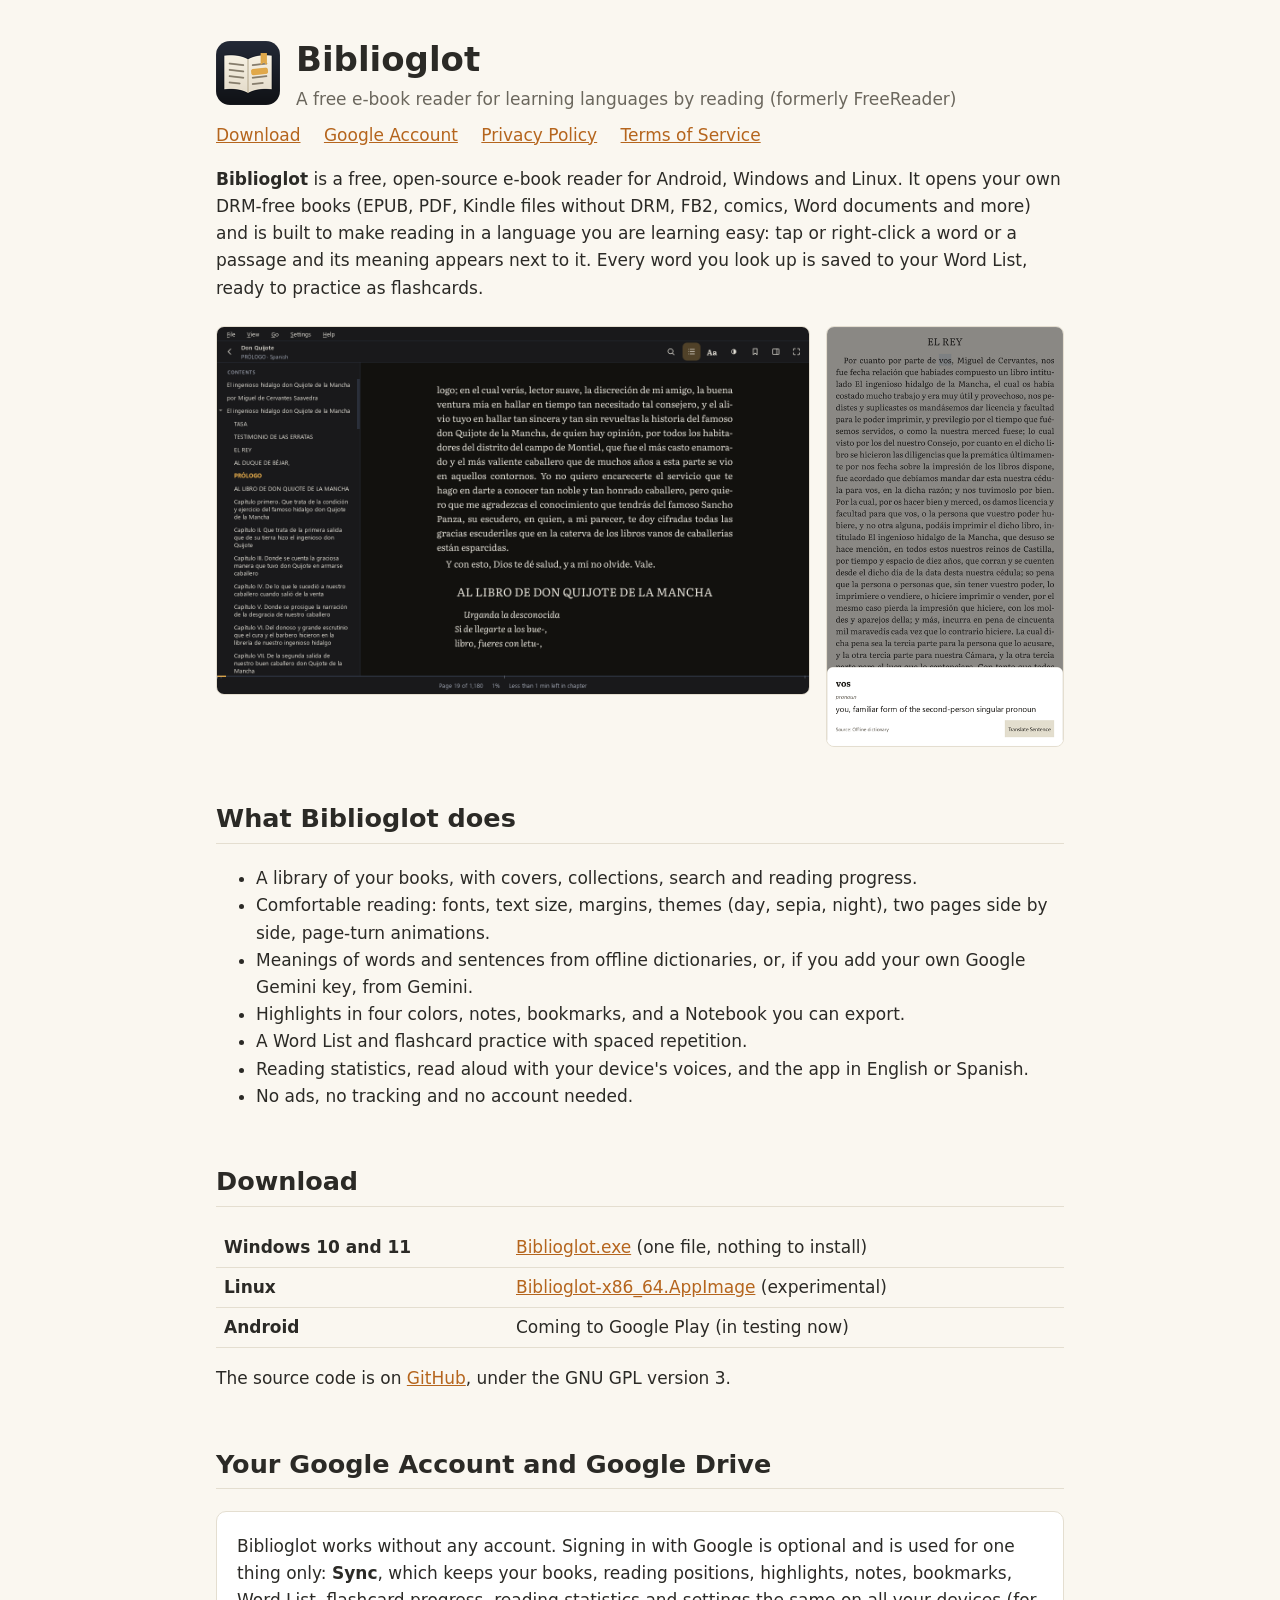
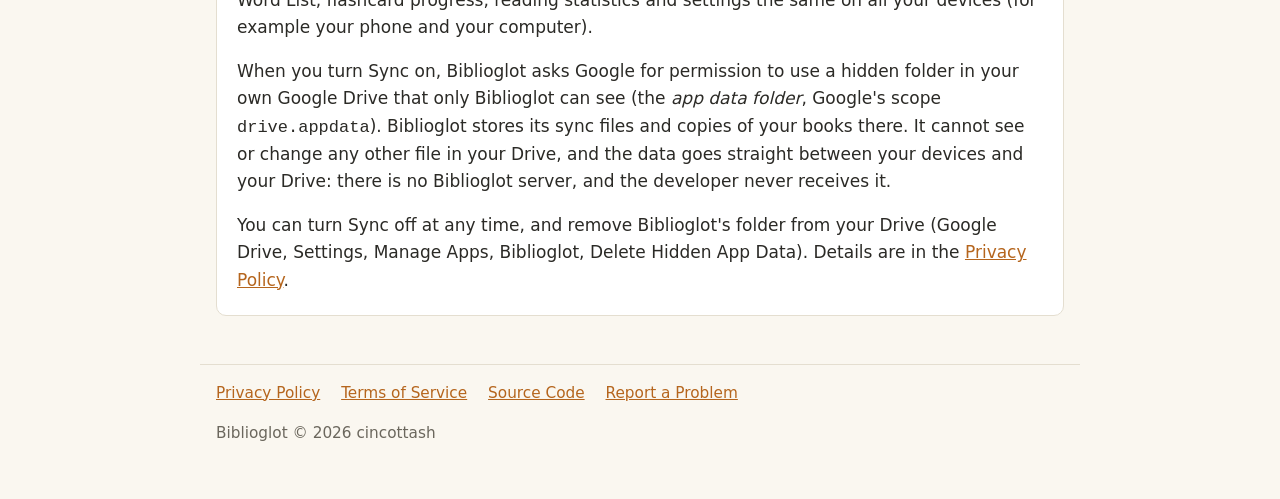
<file: docs/index.html>
<!doctype html>
<html lang="en">
<head>
<meta charset="utf-8">
<meta name="viewport" content="width=device-width, initial-scale=1">
<title>Biblioglot</title>
<meta name="description" content="Biblioglot: a free e-book reader for Android, Windows and Linux, made for reading books in another language.">
<link rel="icon" href="assets/icon.png">
<link rel="stylesheet" href="assets/site.css">
</head>
<body>
<header>
  <img src="assets/icon.png" alt="Biblioglot icon">
  <div>
    <h1>Biblioglot</h1>
    <p>A free e-book reader for learning languages by reading (formerly FreeReader)</p>
  </div>
</header>
<nav>
  <a href="#download">Download</a>
  <a href="#google">Google Account</a>
  <a href="privacy.html">Privacy Policy</a>
  <a href="terms.html">Terms of Service</a>
</nav>
<main>
  <p>
    <strong>Biblioglot</strong> is a free, open-source e-book reader for Android, Windows and Linux. It opens your own
    DRM-free books (EPUB, PDF, Kindle files without DRM, FB2, comics, Word documents and more) and is built to make
    reading in a language you are learning easy: tap or right-click a word or a passage and its meaning appears next
    to it. Every word you look up is saved to your Word List, ready to practice as flashcards.
  </p>

  <div class="pictures">
    <img class="desktop" src="assets/desktop.png" alt="Biblioglot on Windows, reading Don Quijote with the contents open">
    <img class="phone" src="assets/phone-translate.png" alt="Biblioglot on a phone, showing the meaning of a word">
  </div>

  <h2>What Biblioglot does</h2>
  <ul>
    <li>A library of your books, with covers, collections, search and reading progress.</li>
    <li>Comfortable reading: fonts, text size, margins, themes (day, sepia, night), two pages side by side,
        page-turn animations.</li>
    <li>Meanings of words and sentences from offline dictionaries, or, if you add your own Google Gemini key,
        from Gemini.</li>
    <li>Highlights in four colors, notes, bookmarks, and a Notebook you can export.</li>
    <li>A Word List and flashcard practice with spaced repetition.</li>
    <li>Reading statistics, read aloud with your device's voices, and the app in English or Spanish.</li>
    <li>No ads, no tracking and no account needed.</li>
  </ul>

  <h2 id="download">Download</h2>
  <table>
    <tr><th>Windows 10 and 11</th><td><a href="https://github.com/cincottash/Biblioglot/releases/latest">Biblioglot.exe</a> (one file, nothing to install)</td></tr>
    <tr><th>Linux</th><td><a href="https://github.com/cincottash/Biblioglot/releases/latest">Biblioglot-x86_64.AppImage</a> (experimental)</td></tr>
    <tr><th>Android</th><td>Coming to Google Play (in testing now)</td></tr>
  </table>
  <p>The source code is on <a href="https://github.com/cincottash/Biblioglot">GitHub</a>, under the GNU GPL version 3.</p>

  <h2 id="google">Your Google Account and Google Drive</h2>
  <div class="box">
    <p>
      Biblioglot works without any account. Signing in with Google is optional and is used for one thing only:
      <strong>Sync</strong>, which keeps your books, reading positions, highlights, notes, bookmarks, Word List,
      flashcard progress, reading statistics and settings the same on all your devices (for example your phone and
      your computer).
    </p>
    <p>
      When you turn Sync on, Biblioglot asks Google for permission to use a hidden folder in your own Google Drive
      that only Biblioglot can see (the <em>app data folder</em>, Google's scope
      <code>drive.appdata</code>). Biblioglot stores its sync files and copies of your books there. It cannot see or
      change any other file in your Drive, and the data goes straight between your devices and your Drive: there is
      no Biblioglot server, and the developer never receives it.
    </p>
    <p>
      You can turn Sync off at any time, and remove Biblioglot's folder from your Drive (Google Drive, Settings,
      Manage Apps, Biblioglot, Delete Hidden App Data). Details are in the <a href="privacy.html">Privacy Policy</a>.
    </p>
  </div>
</main>
<footer>
  <a href="privacy.html">Privacy Policy</a>
  <a href="terms.html">Terms of Service</a>
  <a href="https://github.com/cincottash/Biblioglot">Source Code</a>
  <a href="https://github.com/cincottash/Biblioglot/issues">Report a Problem</a>
  <p>Biblioglot &copy; 2026 cincottash</p>
</footer>
</body>
</html>
</file>
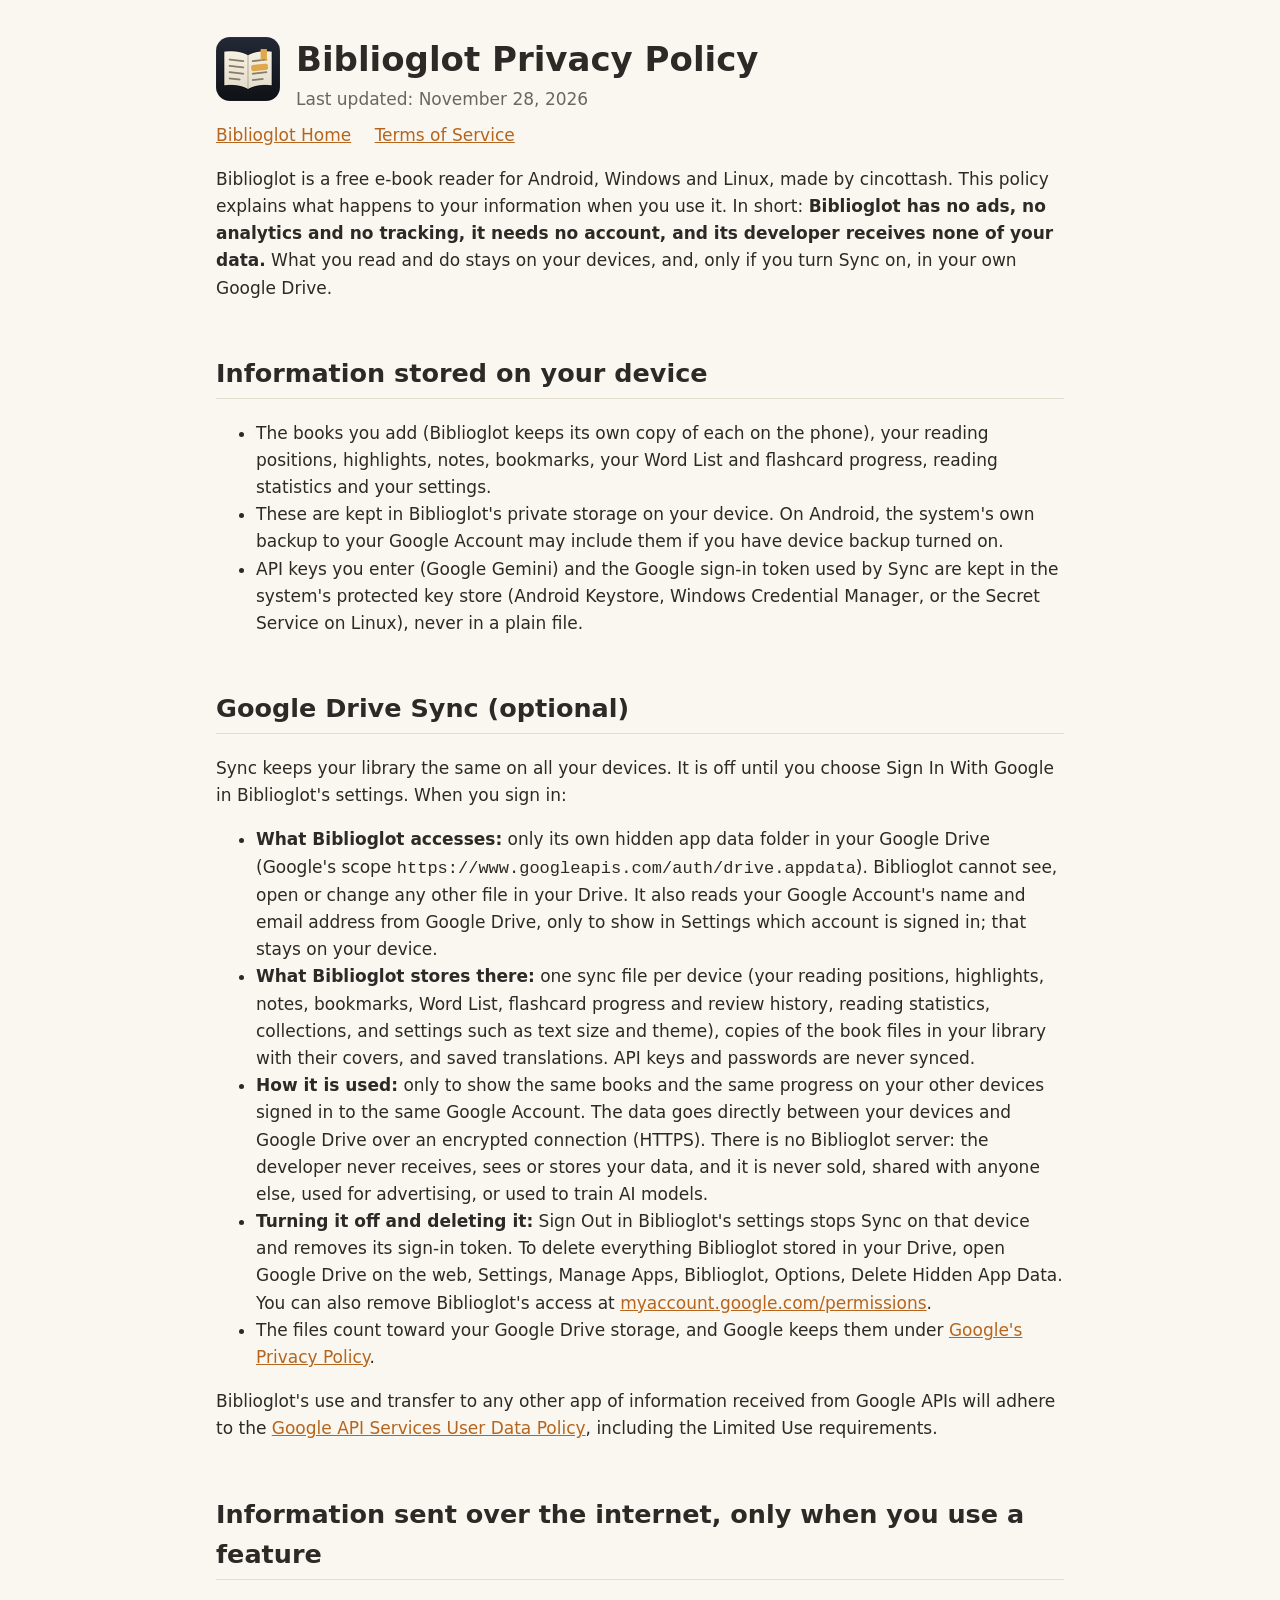
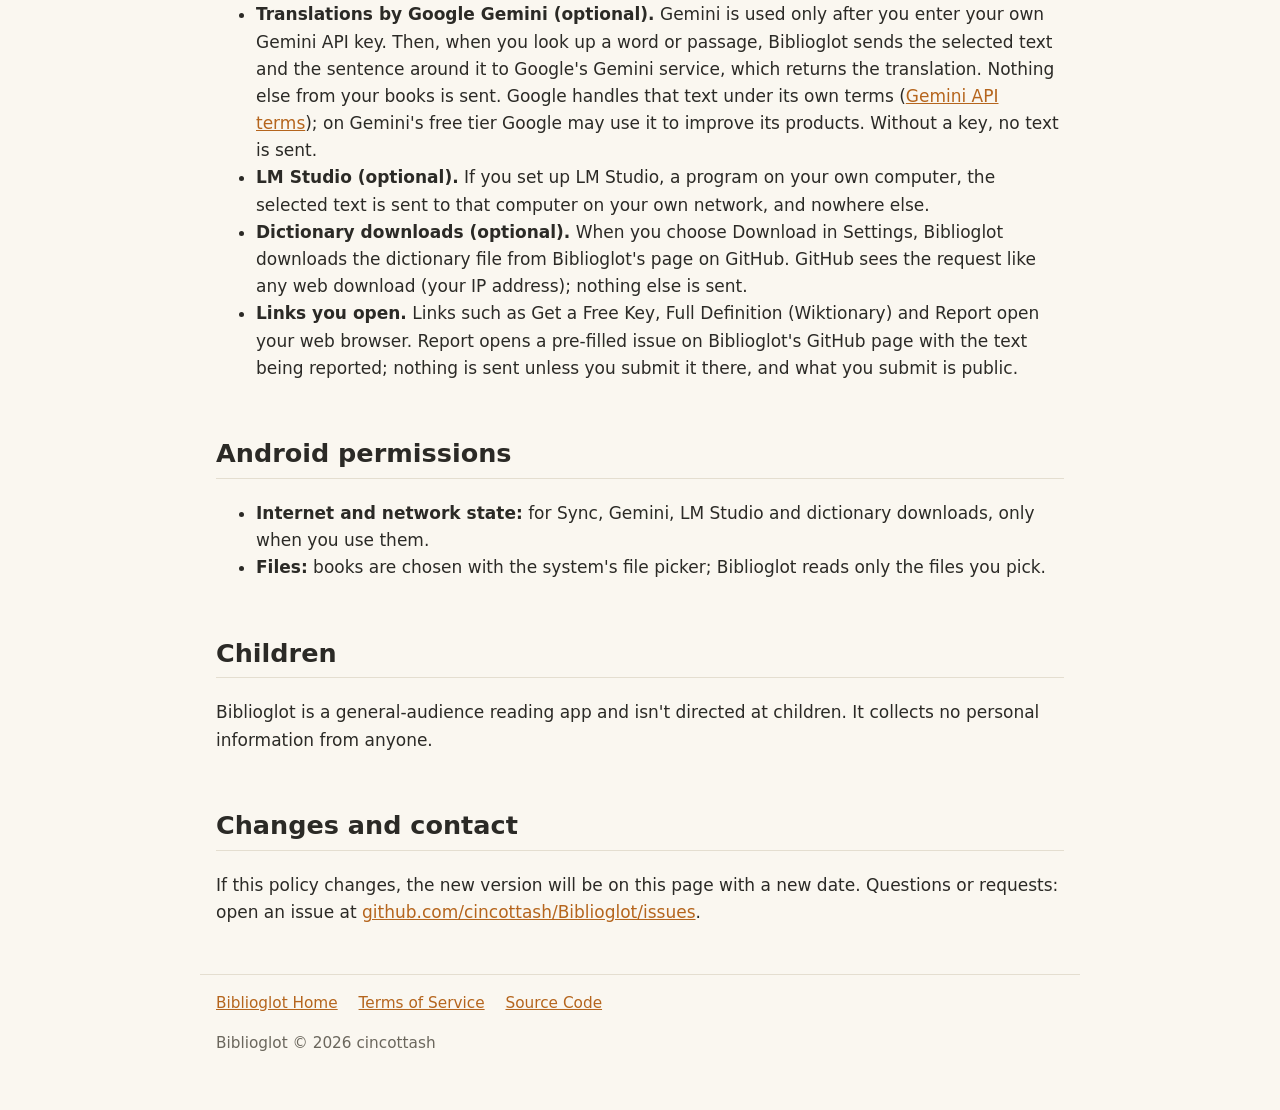
<file: docs/privacy.html>
<!doctype html>
<html lang="en">
<head>
<meta charset="utf-8">
<meta name="viewport" content="width=device-width, initial-scale=1">
<title>Biblioglot Privacy Policy</title>
<link rel="icon" href="assets/icon.png">
<link rel="stylesheet" href="assets/site.css">
</head>
<body>
<header>
  <a href="index.html"><img src="assets/icon.png" alt="Biblioglot icon"></a>
  <div>
    <h1>Biblioglot Privacy Policy</h1>
    <p>Last updated: November 28, 2026</p>
  </div>
</header>
<nav>
  <a href="index.html">Biblioglot Home</a>
  <a href="terms.html">Terms of Service</a>
</nav>
<main>
  <p>
    Biblioglot is a free e-book reader for Android, Windows and Linux, made by cincottash. This policy explains what
    happens to your information when you use it. In short: <strong>Biblioglot has no ads, no analytics and no
    tracking, it needs no account, and its developer receives none of your data.</strong> What you read and do stays
    on your devices, and, only if you turn Sync on, in your own Google Drive.
  </p>

  <h2>Information stored on your device</h2>
  <ul>
    <li>The books you add (Biblioglot keeps its own copy of each on the phone), your reading positions, highlights,
        notes, bookmarks, your Word List and flashcard progress, reading statistics and your settings.</li>
    <li>These are kept in Biblioglot's private storage on your device. On Android, the system's own backup to your
        Google Account may include them if you have device backup turned on.</li>
    <li>API keys you enter (Google Gemini) and the Google sign-in token used by Sync are kept in the system's
        protected key store (Android Keystore, Windows Credential Manager, or the Secret Service on Linux), never in
        a plain file.</li>
  </ul>

  <h2>Google Drive Sync (optional)</h2>
  <p>
    Sync keeps your library the same on all your devices. It is off until you choose Sign In With Google in
    Biblioglot's settings. When you sign in:
  </p>
  <ul>
    <li><strong>What Biblioglot accesses:</strong> only its own hidden app data folder in your Google Drive (Google's
        scope <code>https://www.googleapis.com/auth/drive.appdata</code>). Biblioglot cannot see, open or change any
        other file in your Drive. It also reads your Google Account's name and email address from Google Drive, only
        to show in Settings which account is signed in; that stays on your device.</li>
    <li><strong>What Biblioglot stores there:</strong> one sync file per device (your reading positions, highlights,
        notes, bookmarks, Word List, flashcard progress and review history, reading statistics, collections, and
        settings such as text size and theme), copies of the book files in your library with their covers, and saved
        translations. API keys and passwords are never synced.</li>
    <li><strong>How it is used:</strong> only to show the same books and the same progress on your other devices
        signed in to the same Google Account. The data goes directly between your devices and Google Drive over an
        encrypted connection (HTTPS). There is no Biblioglot server: the developer never receives, sees or stores
        your data, and it is never sold, shared with anyone else, used for advertising, or used to train AI
        models.</li>
    <li><strong>Turning it off and deleting it:</strong> Sign Out in Biblioglot's settings stops Sync on that device
        and removes its sign-in token. To delete everything Biblioglot stored in your Drive, open Google Drive on the
        web, Settings, Manage Apps, Biblioglot, Options, Delete Hidden App Data. You can also remove Biblioglot's
        access at <a href="https://myaccount.google.com/permissions">myaccount.google.com/permissions</a>.</li>
    <li>The files count toward your Google Drive storage, and Google keeps them under
        <a href="https://policies.google.com/privacy">Google's Privacy Policy</a>.</li>
  </ul>
  <p>
    Biblioglot's use and transfer to any other app of information received from Google APIs will adhere to the
    <a href="https://developers.google.com/terms/api-services-user-data-policy">Google API Services User Data
    Policy</a>, including the Limited Use requirements.
  </p>

  <h2>Information sent over the internet, only when you use a feature</h2>
  <ul>
    <li><strong>Translations by Google Gemini (optional).</strong> Gemini is used only after you enter your own
        Gemini API key. Then, when you look up a word or passage, Biblioglot sends the selected text and the sentence
        around it to Google's Gemini service, which returns the translation. Nothing else from your books is sent.
        Google handles that text under its own terms (<a href="https://ai.google.dev/gemini-api/terms">Gemini API
        terms</a>); on Gemini's free tier Google may use it to improve its products. Without a key, no text is
        sent.</li>
    <li><strong>LM Studio (optional).</strong> If you set up LM Studio, a program on your own computer, the selected
        text is sent to that computer on your own network, and nowhere else.</li>
    <li><strong>Dictionary downloads (optional).</strong> When you choose Download in Settings, Biblioglot downloads
        the dictionary file from Biblioglot's page on GitHub. GitHub sees the request like any web download (your IP
        address); nothing else is sent.</li>
    <li><strong>Links you open.</strong> Links such as Get a Free Key, Full Definition (Wiktionary) and Report open
        your web browser. Report opens a pre-filled issue on Biblioglot's GitHub page with the text being reported;
        nothing is sent unless you submit it there, and what you submit is public.</li>
  </ul>

  <h2>Android permissions</h2>
  <ul>
    <li><strong>Internet and network state:</strong> for Sync, Gemini, LM Studio and dictionary downloads, only when
        you use them.</li>
    <li><strong>Files:</strong> books are chosen with the system's file picker; Biblioglot reads only the files you
        pick.</li>
  </ul>

  <h2>Children</h2>
  <p>
    Biblioglot is a general-audience reading app and isn't directed at children. It collects no personal information
    from anyone.
  </p>

  <h2>Changes and contact</h2>
  <p>
    If this policy changes, the new version will be on this page with a new date. Questions or requests: open an
    issue at <a href="https://github.com/cincottash/Biblioglot/issues">github.com/cincottash/Biblioglot/issues</a>.
  </p>
</main>
<footer>
  <a href="index.html">Biblioglot Home</a>
  <a href="terms.html">Terms of Service</a>
  <a href="https://github.com/cincottash/Biblioglot">Source Code</a>
  <p>Biblioglot &copy; 2026 cincottash</p>
</footer>
</body>
</html>
</file>
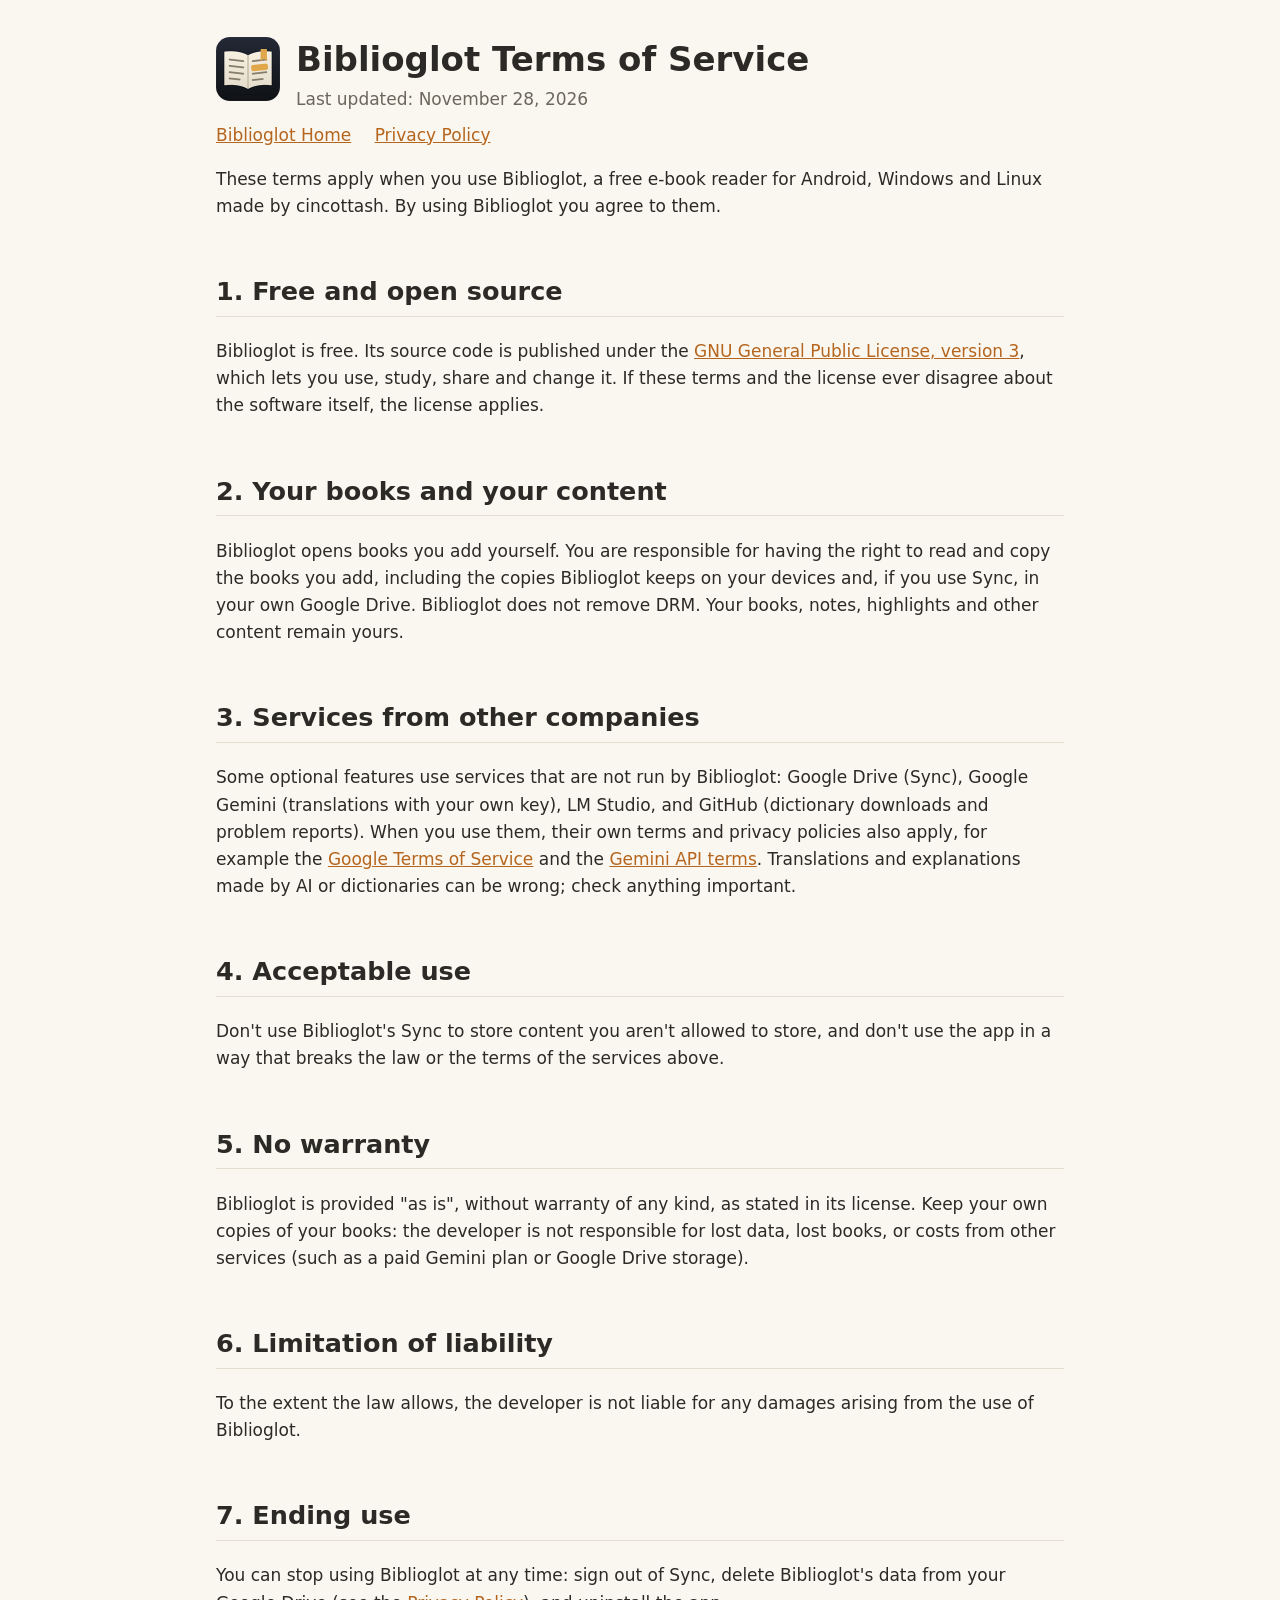
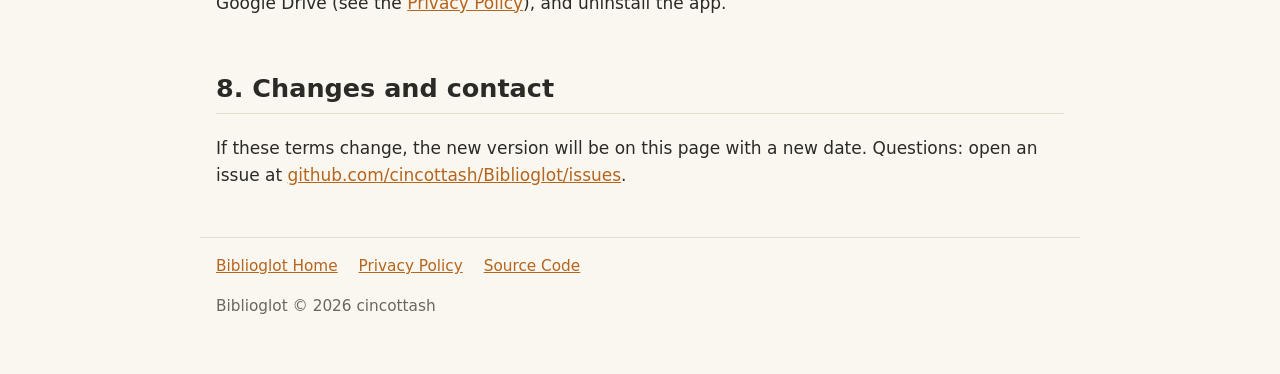
<file: docs/terms.html>
<!doctype html>
<html lang="en">
<head>
<meta charset="utf-8">
<meta name="viewport" content="width=device-width, initial-scale=1">
<title>Biblioglot Terms of Service</title>
<link rel="icon" href="assets/icon.png">
<link rel="stylesheet" href="assets/site.css">
</head>
<body>
<header>
  <a href="index.html"><img src="assets/icon.png" alt="Biblioglot icon"></a>
  <div>
    <h1>Biblioglot Terms of Service</h1>
    <p>Last updated: November 28, 2026</p>
  </div>
</header>
<nav>
  <a href="index.html">Biblioglot Home</a>
  <a href="privacy.html">Privacy Policy</a>
</nav>
<main>
  <p>These terms apply when you use Biblioglot, a free e-book reader for Android, Windows and Linux made by
     cincottash. By using Biblioglot you agree to them.</p>

  <h2>1. Free and open source</h2>
  <p>Biblioglot is free. Its source code is published under the
     <a href="https://github.com/cincottash/Biblioglot/blob/main/LICENSE">GNU General Public License, version 3</a>,
     which lets you use, study, share and change it. If these terms and the license ever disagree about the software
     itself, the license applies.</p>

  <h2>2. Your books and your content</h2>
  <p>Biblioglot opens books you add yourself. You are responsible for having the right to read and copy the books you
     add, including the copies Biblioglot keeps on your devices and, if you use Sync, in your own Google Drive.
     Biblioglot does not remove DRM. Your books, notes, highlights and other content remain yours.</p>

  <h2>3. Services from other companies</h2>
  <p>Some optional features use services that are not run by Biblioglot: Google Drive (Sync), Google Gemini
     (translations with your own key), LM Studio, and GitHub (dictionary downloads and problem reports). When you use
     them, their own terms and privacy policies also apply, for example the
     <a href="https://policies.google.com/terms">Google Terms of Service</a> and the
     <a href="https://ai.google.dev/gemini-api/terms">Gemini API terms</a>. Translations and explanations made by
     AI or dictionaries can be wrong; check anything important.</p>

  <h2>4. Acceptable use</h2>
  <p>Don't use Biblioglot's Sync to store content you aren't allowed to store, and don't use the app in a way that
     breaks the law or the terms of the services above.</p>

  <h2>5. No warranty</h2>
  <p>Biblioglot is provided "as is", without warranty of any kind, as stated in its license. Keep your own copies of
     your books: the developer is not responsible for lost data, lost books, or costs from other services (such as a
     paid Gemini plan or Google Drive storage).</p>

  <h2>6. Limitation of liability</h2>
  <p>To the extent the law allows, the developer is not liable for any damages arising from the use of Biblioglot.</p>

  <h2>7. Ending use</h2>
  <p>You can stop using Biblioglot at any time: sign out of Sync, delete Biblioglot's data from your Google Drive (see
     the <a href="privacy.html">Privacy Policy</a>), and uninstall the app.</p>

  <h2>8. Changes and contact</h2>
  <p>If these terms change, the new version will be on this page with a new date. Questions: open an issue at
     <a href="https://github.com/cincottash/Biblioglot/issues">github.com/cincottash/Biblioglot/issues</a>.</p>
</main>
<footer>
  <a href="index.html">Biblioglot Home</a>
  <a href="privacy.html">Privacy Policy</a>
  <a href="https://github.com/cincottash/Biblioglot">Source Code</a>
  <p>Biblioglot &copy; 2026 cincottash</p>
</footer>
</body>
</html>
</file>
<file: docs/assets/site.css>
:root {
  --bg: #faf7f0;
  --text: #2b2a26;
  --muted: #6b675d;
  --accent: #b5651d;
  --card: #ffffff;
  --line: #e4ded0;
}
@media (prefers-color-scheme: dark) {
  :root {
    --bg: #1d1f22;
    --text: #e8e4da;
    --muted: #a9a496;
    --accent: #e0a060;
    --card: #26292d;
    --line: #3a3d42;
  }
}
* { box-sizing: border-box; }
body {
  margin: 0;
  background: var(--bg);
  color: var(--text);
  font: 17px/1.6 "Segoe UI", system-ui, -apple-system, Roboto, sans-serif;
}
main, header, footer { max-width: 880px; margin: 0 auto; padding: 0 16px; }
header { display: flex; align-items: center; gap: 16px; padding-top: 32px; }
header img { width: 64px; height: 64px; border-radius: 14px; }
header h1 { margin: 0; font-size: 2em; }
header p { margin: 0; color: var(--muted); }
nav { max-width: 880px; margin: 8px auto 0; padding: 0 16px; }
nav a { margin-right: 18px; }
a { color: var(--accent); }
h2 { margin-top: 2em; border-bottom: 1px solid var(--line); padding-bottom: 4px; }
.pictures { display: flex; gap: 16px; align-items: flex-start; flex-wrap: wrap; margin: 24px 0; }
.pictures img { border: 1px solid var(--line); border-radius: 8px; max-width: 100%; height: auto; min-width: 0; }
.pictures .desktop { flex: 3 1 420px; }
.pictures .phone { flex: 1 1 180px; max-width: 260px; }
@media (max-width: 700px) {
  .pictures { display: block; }
  .pictures img { display: block; width: 100%; margin-bottom: 16px; }
  .pictures .phone { max-width: 260px; }
}
.box { background: var(--card); border: 1px solid var(--line); border-radius: 10px; padding: 4px 20px; margin: 20px 0; }
table { border-collapse: collapse; width: 100%; }
td, th { text-align: left; padding: 6px 8px; border-bottom: 1px solid var(--line); vertical-align: top; }
footer { margin-top: 48px; padding-top: 16px; padding-bottom: 40px; border-top: 1px solid var(--line); color: var(--muted); font-size: 0.9em; }
footer a { margin-right: 16px; }
</file>
